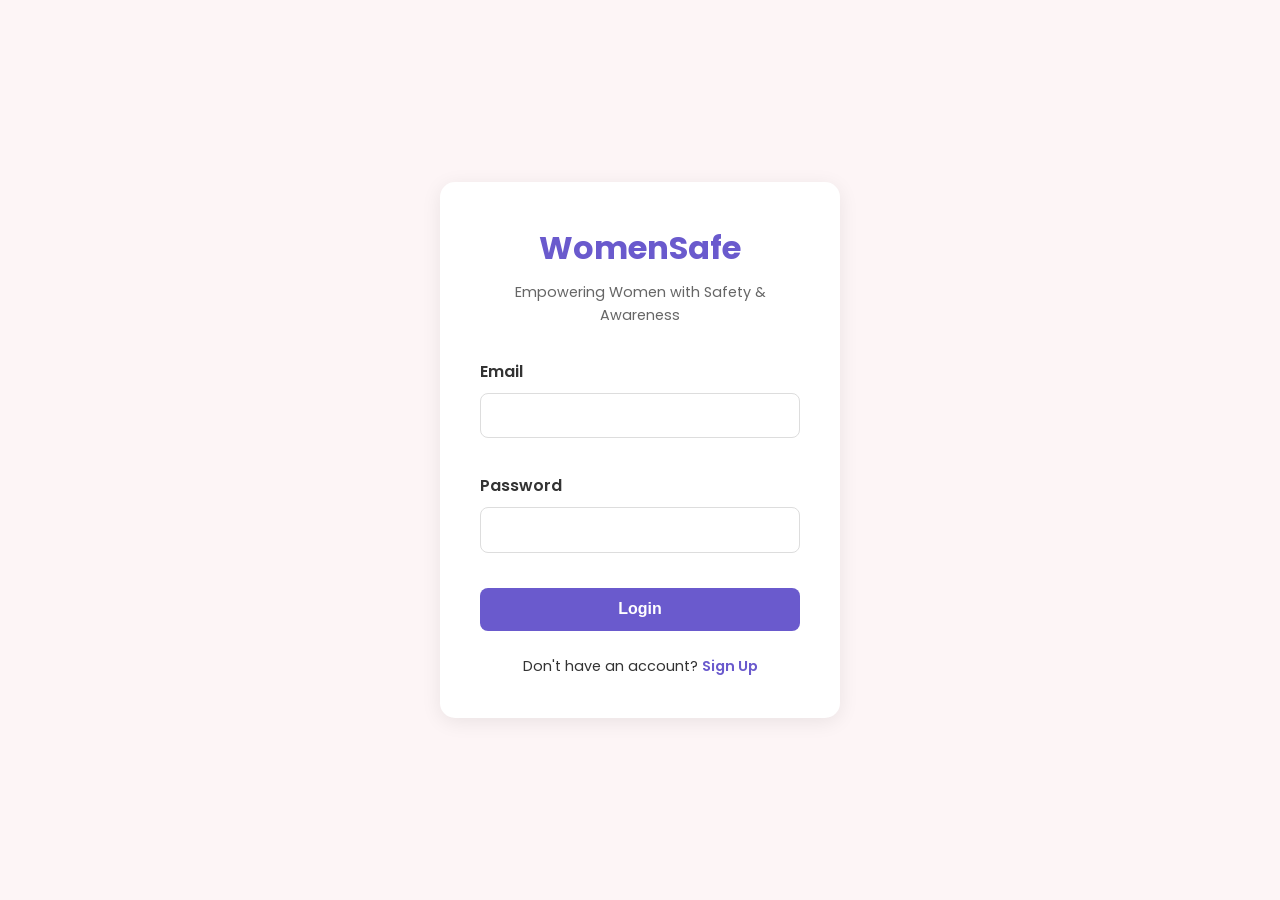
<file: new.html>
<!DOCTYPE html>
<html lang="en">
<head>
    <meta charset="UTF-8">
    <meta name="viewport" content="width=device-width, initial-scale=1.0">
    <title>WomenSafe - Empowering Safety & Awareness</title>
    <link rel="preconnect" href="https://fonts.googleapis.com">
    <link rel="preconnect" href="https://fonts.gstatic.com" crossorigin>
    <link href="https://fonts.googleapis.com/css2?family=Poppins:wght@300;400;600;700&display=swap" rel="stylesheet">
    <style>
        /* ======== General Setup & New Color Palette ======== */
        :root {
            --primary-color: #6a5acd; /* Slate Blue / Lavender */
            --secondary-color: #ff69b4; /* Hot Pink */
            --accent-color: #40e0d0; /* Turquoise */
            --background-color: #fdf5f6; /* Very Light Pink/White */
            --text-color: #333;
            --white-color: #ffffff;
            --danger-color: #E74C3C;
            --shadow: 0 4px 20px rgba(0, 0, 0, 0.08);
            --border-radius: 15px;
        }

        * {
            margin: 0;
            padding: 0;
            box-sizing: border-box;
        }

        body {
            font-family: 'Poppins', sans-serif;
            background-color: var(--background-color);
            color: var(--text-color);
            line-height: 1.6;
        }

        .hidden { display: none !important; }

        .page-container {
            width: 100%;
            max-width: 1200px;
            padding: 2rem;
            margin: 0 auto;
        }

        /* ======== Login Page Styling ======== */
        #login-page {
            display: flex;
            justify-content: center;
            align-items: center;
            min-height: 100vh;
        }

        .login-container {
            background: var(--white-color);
            padding: 2.5rem;
            border-radius: var(--border-radius);
            box-shadow: var(--shadow);
            max-width: 400px;
            width: 100%;
            text-align: center;
            transition: transform 0.3s ease;
        }

        .login-container:hover { transform: translateY(-5px); }

        .login-container h1 {
            color: var(--primary-color);
            font-weight: 700;
            margin-bottom: 0.5rem;
        }

        .login-container .tagline {
            font-size: 0.9rem;
            margin-bottom: 2rem;
            color: #666;
        }

        .input-group {
            margin-bottom: 1.2rem;
            text-align: left;
        }

        .input-group label {
            display: block;
            margin-bottom: 0.5rem;
            font-weight: 600;
        }

        .input-group input, .input-group select, .input-group textarea {
            width: 100%;
            padding: 0.8rem;
            border: 1px solid #ddd;
            border-radius: 8px;
            font-size: 1rem;
            transition: border-color 0.3s ease, box-shadow 0.3s ease;
        }

        .input-group input:focus, .input-group select:focus, .input-group textarea:focus {
            outline: none;
            border-color: var(--primary-color);
            box-shadow: 0 0 0 3px rgba(106, 90, 205, 0.2);
        }
        
        textarea { resize: vertical; min-height: 100px; }

        .error-message {
            color: var(--danger-color);
            font-size: 0.8rem;
            height: 1rem;
            display: block;
        }

        .btn {
            padding: 0.8rem 1.5rem;
            border: none;
            border-radius: 8px;
            cursor: pointer;
            font-size: 1rem;
            font-weight: 600;
            transition: all 0.3s ease;
            display: inline-block;
        }

        .btn-primary {
            background-color: var(--primary-color);
            color: var(--white-color);
            width: 100%;
        }

        .btn-primary:hover {
            background-color: #5a4ab6;
            transform: translateY(-2px);
            box-shadow: 0 4px 10px rgba(0, 0, 0, 0.1);
        }
        
        .form-footer { margin-top: 1.5rem; font-size: 0.9rem; }
        .form-footer a { color: var(--primary-color); text-decoration: none; font-weight: 600; }

        /* ======== Dashboard & App Styling ======== */
        #app-dashboard { animation: fadeIn 0.5s ease-in-out; }

        @keyframes fadeIn { from { opacity: 0; } to { opacity: 1; } }

        .navbar {
            display: flex;
            justify-content: space-between;
            align-items: center;
            padding: 1rem 2rem;
            background-color: var(--white-color);
            box-shadow: var(--shadow);
            width: 100%;
            position: sticky;
            top: 0;
            z-index: 100;
        }

        .nav-logo { font-size: 1.5rem; font-weight: 700; color: var(--primary-color); text-decoration: none; }
        .nav-menu { list-style: none; display: flex; gap: 2rem; }
        .nav-menu a { text-decoration: none; color: var(--text-color); font-weight: 600; transition: color 0.3s ease; }
        .nav-menu a:hover { color: var(--primary-color); }
        
        #dashboard-home { text-align: center; }

        /* SOS Button */
        .sos-container { margin: 2rem 0; }
        .sos-button {
            width: 120px;
            height: 120px;
            border-radius: 50%;
            background-color: var(--danger-color);
            color: var(--white-color);
            border: 5px solid #f8c2c2;
            font-size: 2rem;
            font-weight: 700;
            cursor: pointer;
            box-shadow: 0 0 20px rgba(231, 76, 60, 0.5);
            animation: pulse 2s infinite;
            transition: transform 0.2s ease;
        }
        .sos-button:active { transform: scale(0.95); }
        @keyframes pulse {
            0% { box-shadow: 0 0 0 0 rgba(231, 76, 60, 0.7); }
            70% { box-shadow: 0 0 0 20px rgba(231, 76, 60, 0); }
            100% { box-shadow: 0 0 0 0 rgba(231, 76, 60, 0); }
        }

        /* Dashboard Cards */
        .dashboard-grid {
            display: grid;
            grid-template-columns: repeat(auto-fit, minmax(280px, 1fr));
            gap: 1.5rem;
            margin-top: 2rem;
            text-align: left;
        }
        .card {
            background: var(--white-color);
            padding: 1.5rem;
            border-radius: var(--border-radius);
            box-shadow: var(--shadow);
            cursor: pointer;
            transition: transform 0.3s ease, box-shadow 0.3s ease;
        }
        .card:hover {
            transform: translateY(-10px);
            box-shadow: 0 8px 25px rgba(0, 0, 0, 0.12);
        }
        .card h3 { color: var(--primary-color); margin-bottom: 0.5rem; }
        .card p { color: #666; }
        
        .footer { padding: 1.5rem; margin-top: 3rem; background-color: var(--white-color); text-align: center; }

        /* ======== Modal Styling ======== */
        .modal-overlay {
            position: fixed;
            top: 0;
            left: 0;
            width: 100%;
            height: 100%;
            background-color: rgba(0, 0, 0, 0.6);
            display: flex;
            justify-content: center;
            align-items: center;
            z-index: 1000;
            padding: 1rem;
            opacity: 0;
            visibility: hidden;
            transition: opacity 0.3s ease, visibility 0.3s ease;
        }
        .modal-overlay.active { opacity: 1; visibility: visible; }
        .modal-content {
            background: var(--white-color);
            padding: 2.5rem;
            border-radius: var(--border-radius);
            box-shadow: 0 5px 20px rgba(0, 0, 0, 0.2);
            width: 100%;
            max-width: 700px;
            max-height: 90vh;
            overflow-y: auto;
            position: relative;
            transform: scale(0.95);
            transition: transform 0.3s ease;
        }
        .modal-overlay.active .modal-content { transform: scale(1); }

        .modal-close-btn {
            position: absolute;
            top: 1rem;
            right: 1.5rem;
            background: none;
            border: none;
            font-size: 2rem;
            color: #aaa;
            cursor: pointer;
            line-height: 1;
        }
        #modal-title {
            color: var(--primary-color);
            margin-bottom: 1.5rem;
            text-align: center;
        }

        /* Specific Modal Content Styles */
        .map-placeholder {
            width: 100%;
            height: auto;
            border-radius: var(--border-radius);
            margin-bottom: 1rem;
            background: #f0f0f0;
        }
        
        .content-list { list-style: none; padding: 0; }
        .content-list li {
            background: #f9f9f9;
            padding: 1rem;
            border-radius: 8px;
            margin-bottom: 0.8rem;
            border-left: 5px solid var(--accent-color);
        }
        .content-list h4 { color: var(--primary-color); margin-bottom: 0.2rem; }
        
        .accordion-item {
            border-bottom: 1px solid #eee;
            margin-bottom: 0.5rem;
        }
        .accordion-header {
            width: 100%;
            background: none;
            border: none;
            text-align: left;
            padding: 1rem;
            font-size: 1.1rem;
            font-weight: 600;
            cursor: pointer;
            position: relative;
            color: var(--text-color);
        }
        .accordion-header::after {
            content: '+';
            position: absolute;
            right: 1rem;
            font-size: 1.5rem;
            transition: transform 0.3s ease;
        }
        .accordion-header.active::after { transform: rotate(45deg); }
        .accordion-content {
            max-height: 0;
            overflow: hidden;
            transition: max-height 0.3s ease-out;
            padding: 0 1rem;
        }
        .accordion-content p { padding-bottom: 1rem; }

        /* Story/Blog Styles */
        .story-feed { margin-top: 2rem; border-top: 1px solid #eee; padding-top: 1rem; }
        .story-post {
            background-color: #fdfdfd;
            border: 1px solid #eee;
            padding: 1.5rem;
            border-radius: var(--border-radius);
            margin-bottom: 1rem;
        }
        .story-post h4 { color: var(--secondary-color); margin-bottom: 0.5rem; }

        .confirmation-message {
            text-align: center;
            padding: 1.5rem;
            background-color: #e8f5e9;
            color: #2e7d32;
            border-radius: var(--border-radius);
            margin-top: 1rem;
        }

        /* Responsive Design */
        @media (max-width: 768px) {
            .nav-menu { display: none; }
            .page-container { padding: 1rem; }
            .dashboard-grid { grid-template-columns: 1fr; }
            .modal-content { padding: 1.5rem; }
            #modal-title { font-size: 1.5rem; }
        }
    </style>
</head>
<body>

    <!-- ======== Login/Signup Page ======== -->
    <main id="login-page" class="page-container">
        <div class="login-container">
            <h1>WomenSafe</h1>
            <p class="tagline">Empowering Women with Safety & Awareness</p>
            <form id="login-form">
                <div class="input-group">
                    <label for="email">Email</label>
                    <input type="email" id="email" name="email" required>
                    <small class="error-message" id="email-error"></small>
                </div>
                <div class="input-group">
                    <label for="password">Password</label>
                    <input type="password" id="password" name="password" required>
                    <small class="error-message" id="password-error"></small>
                </div>
                <button type="submit" class="btn btn-primary">Login</button>
                <p class="form-footer">Don't have an account? <a href="#">Sign Up</a></p>
            </form>
        </div>
    </main>

    <!-- ======== Main App Dashboard (Initially Hidden) ======== -->
    <div id="app-dashboard" class="hidden">
        <header>
            <nav class="navbar">
                <a href="#" class="nav-logo">WomenSafe</a>
                <ul class="nav-menu">
                    <li><a href="#">Home</a></li>
                    <li><a href="#">Blog</a></li>
                    <li><a href="#">NGOs</a></li>
                    <li><a href="#">Contact</a></li>
                </ul>
            </nav>
        </header>

        <main id="dashboard-home" class="page-container">
            <h2>Welcome to your Dashboard</h2>
            <p>Your safety is our priority. Access resources and tools below.</p>
            
            <div class="sos-container">
                <button id="sos-button" class="sos-button">SOS</button>
                  <audio id="siren-sound" src="police-siren-397963.mp3" preload="auto"></audio>
                <p>Press in case of emergency</p>
            </div>
            
            <div class="dashboard-grid">
                <div class="card" data-modal-target="contacts">
                    <h3>Emergency Contacts</h3>
                    <p>Add trusted contacts to alert in an emergency.</p>
                </div>
                <div class="card" data-modal-target="map">
                    <h3>Safer Zone Map</h3>
                    <p>Find nearby police stations, shelters, and safe zones.</p>
                </div>
                <div class="card" data-modal-target="complaint">
                    <h3>File a Complaint</h3>
                    <p>Report cyberbullying, stalking, or other incidents confidentially.</p>
                </div>
                <div class="card" data-modal-target="laws">
                    <h3>Women’s Laws & Rights</h3>
                    <p>Know your legal rights and the process for seeking justice.</p>
                </div>
                <div class="card" data-modal-target="ngo">
                    <h3>NGO Support</h3>
                    <p>Connect with non-governmental organizations for support.</p>
                </div>
                <div class="card" data-modal-target="story">
                    <h3>Share Your Story</h3>
                    <p>Share experiences and read stories from the community.</p>
                </div>
            </div>
        </main>

        <footer class="footer">
            <p>&copy; 2025 WomenSafe. All rights reserved.</p>
        </footer>
    </div>
    
    <!-- ======== Universal Modal Structure ======== -->
    <div id="universal-modal" class="modal-overlay">
        <div class="modal-content">
            <button class="modal-close-btn">&times;</button>
            <h2 id="modal-title"></h2>
            <div id="modal-body">
                <!-- Dynamic content will be injected here -->
            </div>
        </div>
    </div>

    <audio id="siren-sound" src="https://www.soundjay.com/buttons/sounds/button-16.mp3" preload="auto"></audio>

    <script>
    document.addEventListener('DOMContentLoaded', () => {
        // --- Element Selection ---
        const loginPage = document.getElementById('login-page');
        const appDashboard = document.getElementById('app-dashboard');
        const loginForm = document.getElementById('login-form');
        const emailInput = document.getElementById('email');
        const passwordInput = document.getElementById('password');
        const emailError = document.getElementById('email-error');
        const passwordError = document.getElementById('password-error');
        const sosButton = document.getElementById('sos-button');
        const sirenSound = document.getElementById('siren-sound');
        let isSirenPlaying = false;

        // Modal Elements
        const universalModal = document.getElementById('universal-modal');
        const modalTitle = document.getElementById('modal-title');
        const modalBody = document.getElementById('modal-body');
        const closeModalBtn = document.querySelector('.modal-close-btn');

        // --- Login Form Validation & Submission ---
        loginForm.addEventListener('submit', (e) => {
            e.preventDefault();
            emailError.textContent = '';
            passwordError.textContent = '';
            let isValid = true;
            if (!emailInput.value || !/^[^\s@]+@[^\s@]+\.[^\s@]+$/.test(emailInput.value)) {
                emailError.textContent = 'Please enter a valid email address.';
                isValid = false;
            }
            if (!passwordInput.value || passwordInput.value.length < 6) {
                passwordError.textContent = 'Password must be at least 6 characters long.';
                isValid = false;
            }
            if (isValid) {
                loginPage.classList.add('hidden');
                appDashboard.classList.remove('hidden');
            }
        });

        // --- SOS Siren Button Functionality ---
        sosButton.addEventListener('click', () => {
            if (isSirenPlaying) {
                sirenSound.pause();
                sirenSound.currentTime = 0;
                sosButton.style.animation = 'pulse 2s infinite';
            } else {
                sirenSound.play().catch(error => console.error("Error playing sound:", error));
                sosButton.style.animation = 'none';
            }
            isSirenPlaying = !isSirenPlaying;
        });

        // --- Universal Modal Controller ---
        const openModal = () => universalModal.classList.add('active');
        const closeModal = () => universalModal.classList.remove('active');

        closeModalBtn.addEventListener('click', closeModal);
        universalModal.addEventListener('click', (e) => {
            if (e.target === universalModal) closeModal();
        });

        document.querySelectorAll('.card').forEach(card => {
            card.addEventListener('click', () => {
                const target = card.dataset.modalTarget;
                updateModalContent(target);
                openModal();
            });
        });

        // --- Dynamic Modal Content Population ---
        const updateModalContent = (target) => {
            let title = '';
            let content = '';

            switch (target) {
                case 'contacts':
                    title = 'Emergency Contacts';
                    content = `
                        <p>Add people you trust. Contacts are saved in your browser.</p>
                        <form id="add-contact-form">
                            <div class="input-group">
                                <input type="text" id="contact-name" placeholder="Contact Name" required>
                            </div>
                            <div class="input-group">
                                <input type="tel" id="contact-phone" placeholder="Phone Number" required>
                            </div>
                            <button type="submit" class="btn btn-primary">Add Contact</button>
                        </form>
                        <ul id="contacts-list" class="content-list" style="margin-top: 2rem;"></ul>
                    `;
                    modalTitle.textContent = title;
                    modalBody.innerHTML = content;
                    setupContacts();
                    break;
                
                case 'map':
                    title = 'Safer Zone Navigation Map';
                    content = `
                        <p>This is a demo map showing nearby safe locations.</p>
                        <img src="https://placehold.co/600x400/a9def9/333333?text=Safer+Zone+Map" alt="Safer Zone Map" class="map-placeholder">
                        <ul class="content-list">
                            <li><h4>City Police Station</h4><p>123 Safety Ave, Bengaluru</p></li>
                            <li><h4>Hope Shelter for Women</h4><p>456 Respect Rd, Bengaluru</p></li>
                            <li><h4>Community Health Clinic</h4><p>789 Wellness St, Bengaluru</p></li>
                        </ul>
                    `;
                    modalTitle.textContent = title;
                    modalBody.innerHTML = content;
                    break;

                case 'complaint':
                    title = 'File a Complaint';
                    content = `
                        <p>Your report is confidential. This is a UI demo only.</p>
                        <form id="complaint-form">
                            <div class="input-group">
                                <label for="complaint-type">Type of Complaint</label>
                                <select id="complaint-type" required>
                                    <option value="" disabled selected>Select a category...</option>
                                    <option value="cyberbullying">Cyberbullying</option>
                                    <option value="stalking">Stalking</option>
                                    <option value="domestic">Domestic Issue</option>
                                    <option value="other">Other</option>
                                </select>
                            </div>
                            <div class="input-group">
                                <label for="complaint-details">Details of Incident</label>
                                <textarea id="complaint-details" placeholder="Please provide as much detail as possible..." required></textarea>
                            </div>
                            <button type="submit" class="btn btn-primary">Submit Report</button>
                        </form>
                        <div id="complaint-confirmation" class="hidden"></div>
                    `;
                    modalTitle.textContent = title;
                    modalBody.innerHTML = content;
                    document.getElementById('complaint-form').addEventListener('submit', (e) => {
                        e.preventDefault();
                        const confirmationDiv = document.getElementById('complaint-confirmation');
                        confirmationDiv.innerHTML = `<div class="confirmation-message">Thank you. Your report has been submitted (DEMO).</div>`;
                        confirmationDiv.classList.remove('hidden');
                        e.target.classList.add('hidden');
                    });
                    break;

                case 'laws':
                    title = 'Know Your Laws & Rights';
                    content = `
                        <p>Click on a law to expand and learn more about your rights.</p>
                        <div class="accordion">
                            <div class="accordion-item">
                                <button class="accordion-header">Protection from Domestic Violence Act, 2005</button>
                                <div class="accordion-content">
                                    <p>This act provides protection to women from violence within their homes. It covers physical, sexual, verbal, emotional, and economic abuse. You can get protection orders, residence orders, and monetary relief.</p>
                                </div>
                            </div>
                            <div class="accordion-item">
                                <button class="accordion-header">Sexual Harassment of Women at Workplace Act, 2013</button>
                                <div class="accordion-content">
                                    <p>This law protects women from sexual harassment at their place of work. Every employer is required to set up an Internal Complaints Committee (ICC) to address complaints.</p>
                                </div>
                            </div>
                            <div class="accordion-item">
                                <button class="accordion-header">The Dowry Prohibition Act, 1961</button>
                                <div class="accordion-content">
                                    <p>This act prohibits the act of giving or taking dowry. Demanding dowry is a punishable offense.</p>
                                </div>
                            </div>
                        </div>
                    `;
                    modalTitle.textContent = title;
                    modalBody.innerHTML = content;
                    document.querySelectorAll('.accordion-header').forEach(button => {
                        button.addEventListener('click', () => {
                            const content = button.nextElementSibling;
                            button.classList.toggle('active');
                            if (content.style.maxHeight) {
                                content.style.maxHeight = null;
                            } else {
                                content.style.maxHeight = content.scrollHeight + "px";
                            }
                        });
                    });
                    break;
                
                case 'ngo':
                    title = 'NGO Support';
                    content = `
                        <p>Connect with these organizations for help and support.</p>
                        <ul class="content-list">
                            <li><h4>Vimochana</h4><p>Provides support for women facing domestic violence. Based in Bengaluru.</p></li>
                            <li><h4>Majlis Legal Centre</h4><p>A forum for women's rights discourse and legal initiatives.</p></li>
                            <li><h4>Jagori</h4><p>Works on issues of women's safety, health, and education in urban and rural areas.</p></li>
                        </ul>
                    `;
                    modalTitle.textContent = title;
                    modalBody.innerHTML = content;
                    break;

                case 'story':
                    title = 'Share Your Story';
                    content = `
                        <p>Sharing empowers others. Posts are anonymous and saved in your browser.</p>
                        <form id="add-story-form">
                            <div class="input-group">
                                <input type="text" id="story-title" placeholder="A title for your story" required>
                            </div>
                            <div class="input-group">
                                <textarea id="story-content" placeholder="Share your experience..." required></textarea>
                            </div>
                            <button type="submit" class="btn btn-primary">Post Anonymously</button>
                        </form>
                        <div class="story-feed">
                            <h3>Community Stories</h3>
                            <div id="story-list"></div>
                        </div>
                    `;
                    modalTitle.textContent = title;
                    modalBody.innerHTML = content;
                    setupStories();
                    break;
            }
        };

        // --- Feature-Specific Logic ---

        // Emergency Contacts
        const setupContacts = () => {
            const form = document.getElementById('add-contact-form');
            const nameInput = document.getElementById('contact-name');
            const phoneInput = document.getElementById('contact-phone');
            const list = document.getElementById('contacts-list');
            
            const renderContacts = () => {
                list.innerHTML = '';
                const contacts = JSON.parse(localStorage.getItem('ws_contacts')) || [];
                if(contacts.length === 0) {
                    list.innerHTML = '<li>No contacts added yet.</li>';
                    return;
                }
                contacts.forEach((contact, index) => {
                    const li = document.createElement('li');
                    li.innerHTML = `<strong>${contact.name}</strong><span>${contact.phone}</span>`;
                    list.appendChild(li);
                });
            };

            form.addEventListener('submit', e => {
                e.preventDefault();
                const contacts = JSON.parse(localStorage.getItem('ws_contacts')) || [];
                contacts.push({ name: nameInput.value, phone: phoneInput.value });
                localStorage.setItem('ws_contacts', JSON.stringify(contacts));
                renderContacts();
                form.reset();
            });
            renderContacts();
        };

        // Story/Blog Logic
        const setupStories = () => {
            const form = document.getElementById('add-story-form');
            const titleInput = document.getElementById('story-title');
            const contentInput = document.getElementById('story-content');
            const list = document.getElementById('story-list');

            const renderStories = () => {
                list.innerHTML = '';
                const stories = JSON.parse(localStorage.getItem('ws_stories')) || [];
                 if(stories.length === 0) {
                    list.innerHTML = '<p>No stories have been shared yet. Be the first!</p>';
                    return;
                }
                stories.slice().reverse().forEach(story => {
                    const post = document.createElement('div');
                    post.className = 'story-post';
                    post.innerHTML = `<h4>${story.title}</h4><p>${story.content}</p>`;
                    list.appendChild(post);
                });
            };

            form.addEventListener('submit', e => {
                e.preventDefault();
                const stories = JSON.parse(localStorage.getItem('ws_stories')) || [];
                stories.push({ title: titleInput.value, content: contentInput.value });
                localStorage.setItem('ws_stories', JSON.stringify(stories));
                renderStories();
                form.reset();
            });
            renderStories();
        };
    });
    </script>
</body>
</html>
</file>
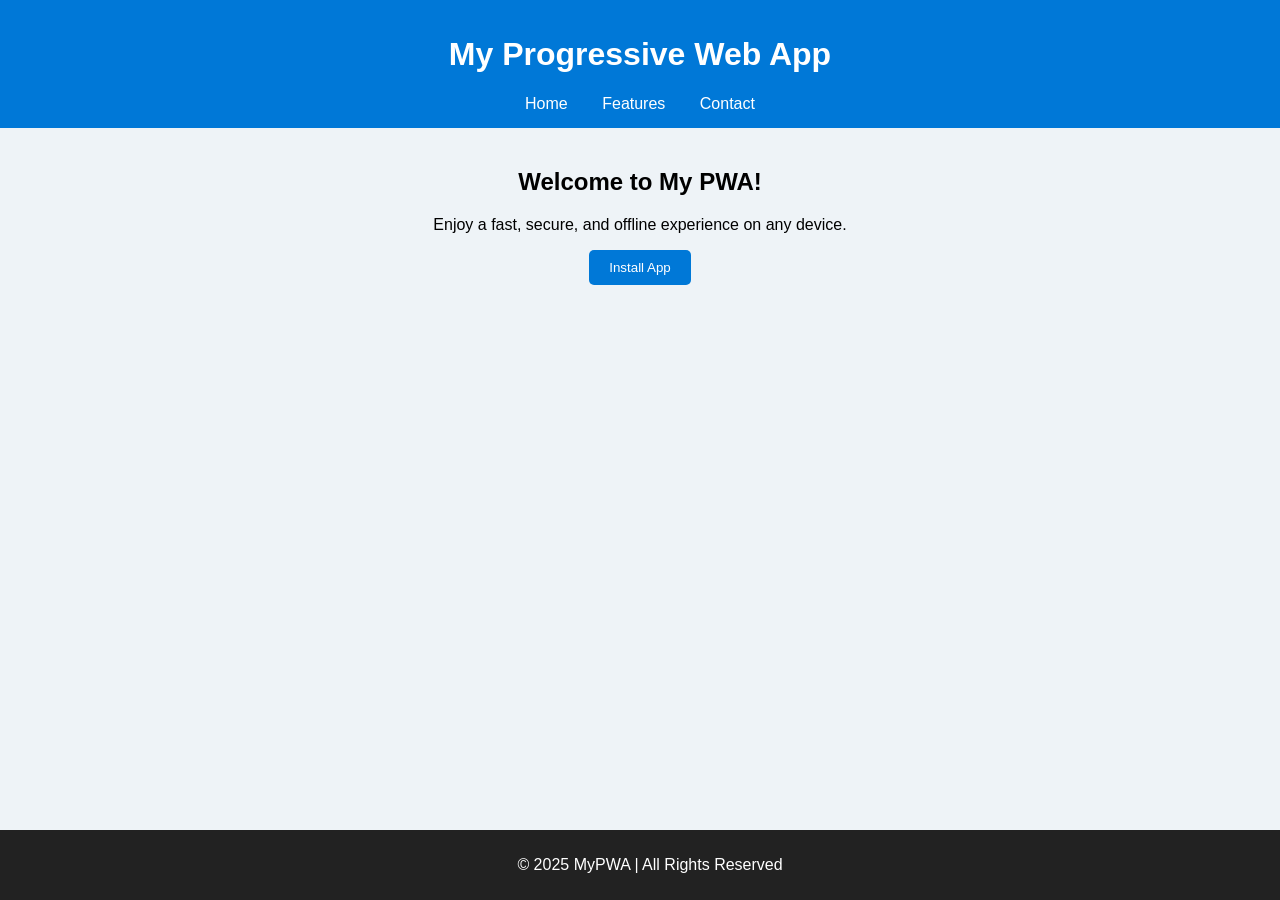
<file: yo.html>
<!DOCTYPE html>
<html lang="en">
<head>
  <meta charset="UTF-8">
  <title>PWA Homepage</title>
  <style>
    body {
      font-family: 'Poppins', sans-serif;
      background-color: #eef3f7;
      margin: 0;
      text-align: center;
    }
    header {
      background-color: #0078d7;
      color: white;
      padding: 15px 0;
    }
    nav a {
      color: white;
      margin: 0 15px;
      text-decoration: none;
    }
    .content {
      margin-top: 40px;
    }
    .install-btn {
      background-color: #0078d7;
      color: white;
      padding: 10px 20px;
      border: none;
      border-radius: 5px;
      cursor: pointer;
    }
    footer {
      background-color: #222;
      color: white;
      padding: 10px;
      position: fixed;
      width: 100%;
      bottom: 0;
    }
  </style>
</head>
<body>

<header>
  <h1>My Progressive Web App</h1>
  <nav>
    <a href="#">Home</a>
    <a href="#">Features</a>
    <a href="#">Contact</a>
  </nav>
</header>

<div class="content">
  <h2>Welcome to My PWA!</h2>
  <p>Enjoy a fast, secure, and offline experience on any device.</p>
  <button class="install-btn">Install App</button>
</div>

<footer>
  <p>© 2025 MyPWA | All Rights Reserved</p>
</footer>

</body>
</html>
</file>
